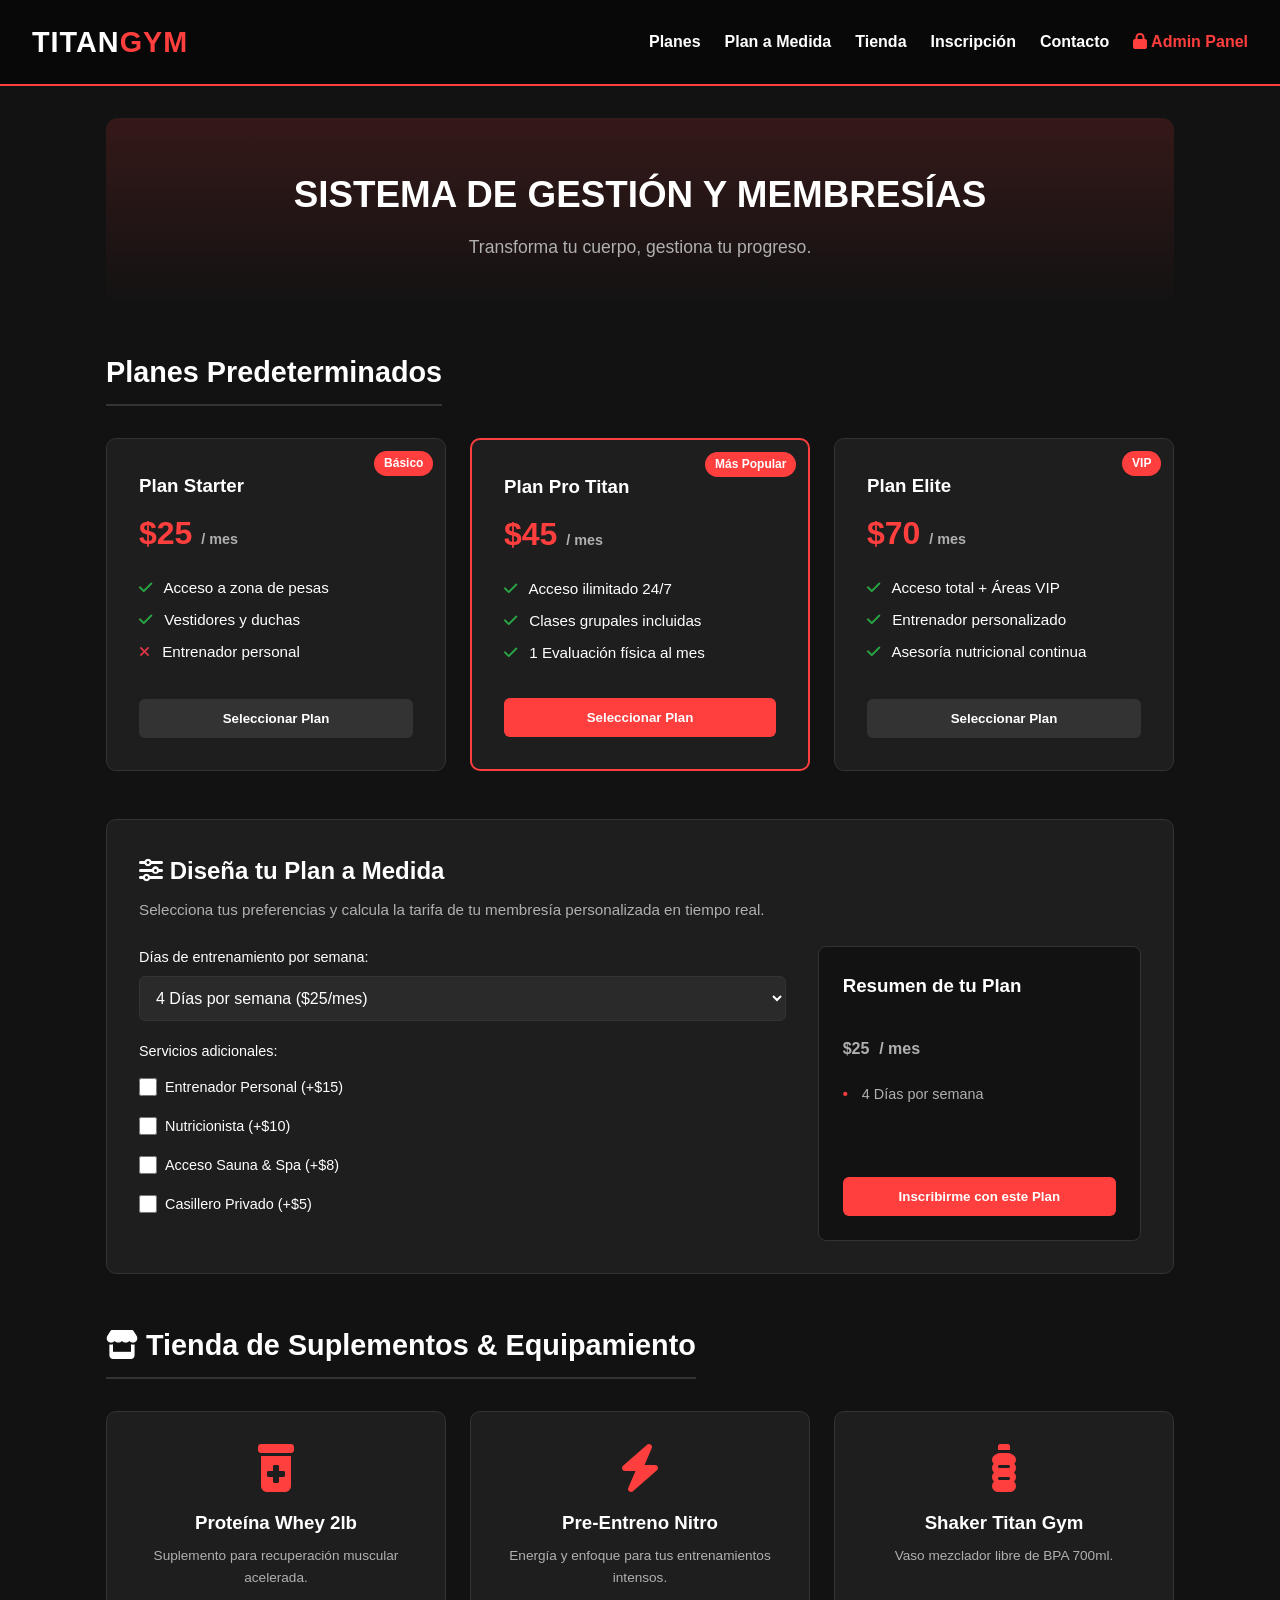
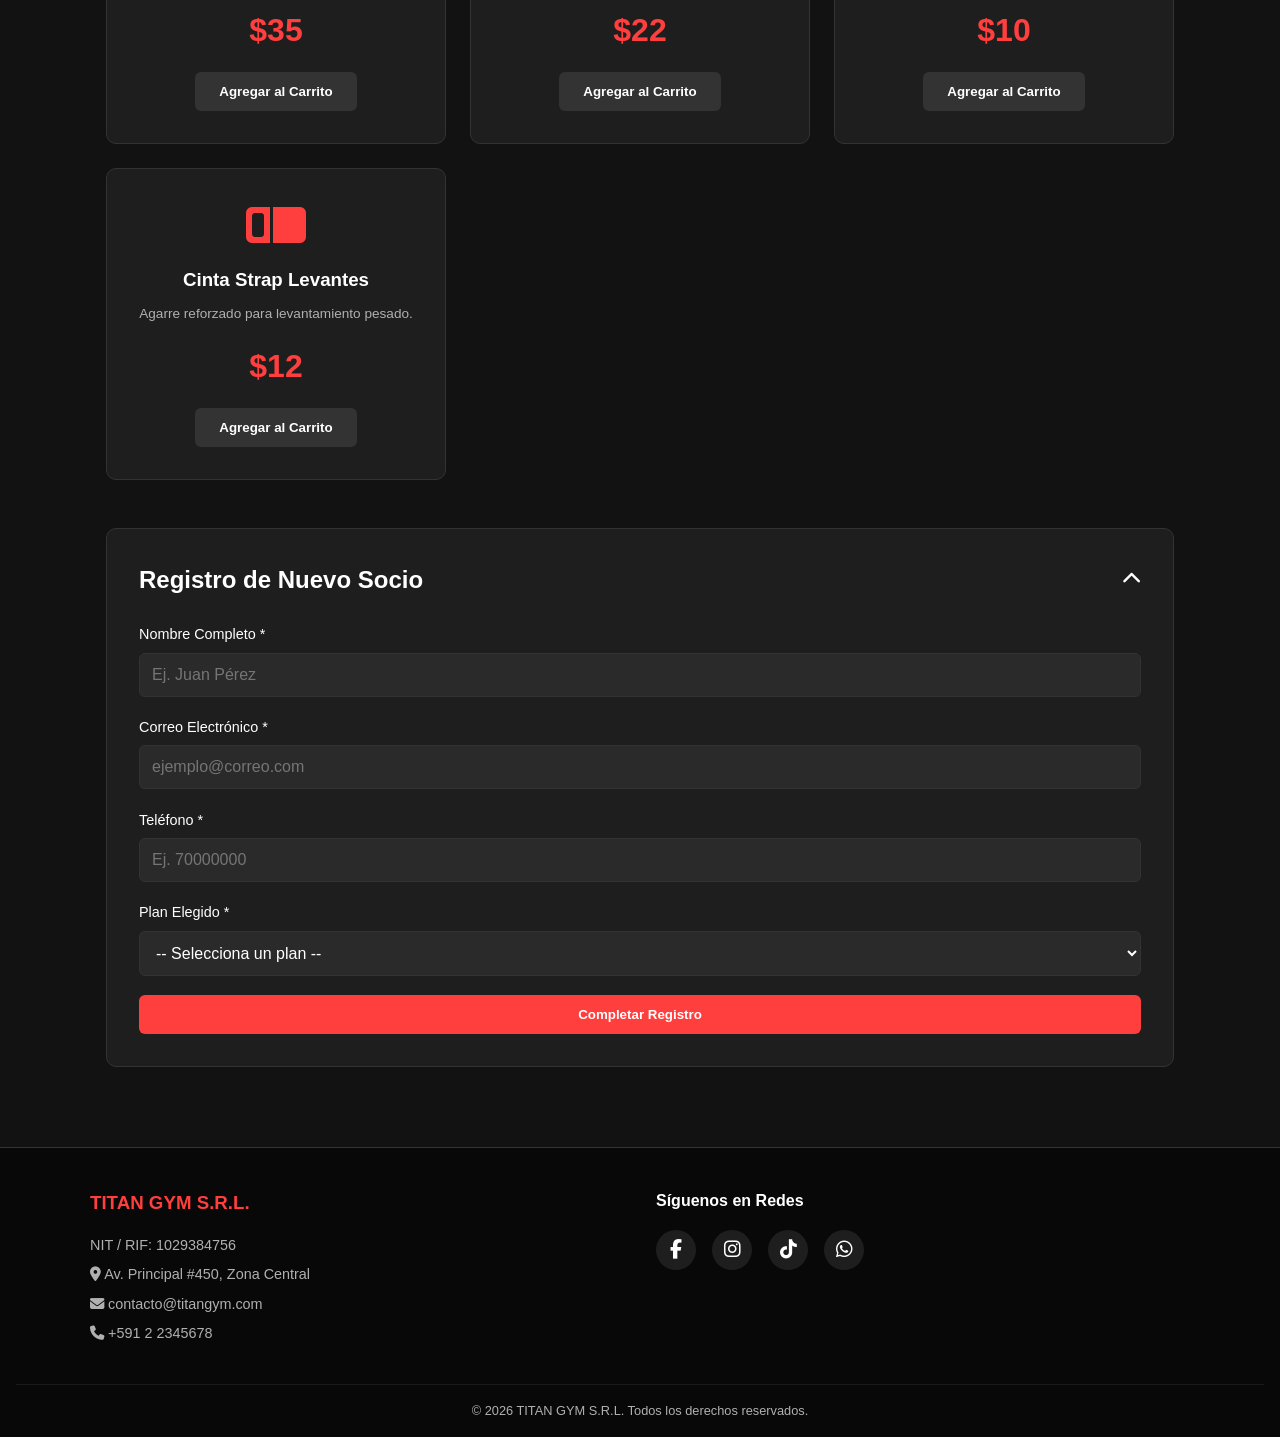
<file: grupal/index.html>
<!DOCTYPE html>
<html lang="es">
<head>
  <meta charset="UTF-8">
  <meta name="viewport" content="width=device-width, initial-scale=1.0">
  <title>TITAN GYM - Sistema de Gestión</title>
  <link rel="stylesheet" href="styles.css">
  <!-- FontAwesome para iconos -->
  <link rel="stylesheet" href="https://cdnjs.cloudflare.com/ajax/libs/font-awesome/6.4.0/css/all.min.css">
</head>
<body>

  <!-- Navegación Minimalista -->
  <header class="navbar">
    <div class="logo">TITAN<span>GYM</span></div>
    <button class="nav-toggle" id="btn-toggle-menu">
      <i class="fa-solid fa-bars"></i>
    </button>
    <nav class="nav-links" id="main-nav">
      <a href="#planes" class="nav-link-view">Planes</a>
      <a href="#armador" class="nav-link-view">Plan a Medida</a>
      <a href="#tienda" class="nav-link-view">Tienda</a>
      <a href="#registro" class="nav-link-view">Inscripción</a>
      <a href="#contacto" class="nav-link-view">Contacto</a>
      <a href="#" id="btn-switch-admin" class="btn-admin-nav"><i class="fa-solid fa-lock"></i> Admin Panel</a>
    </nav>
  </header>

  <main class="container">

    <!-- ================= VISTA PRINCIPAL (USUARIO) ================= -->
    <div id="user-view" class="view-section">
      <!-- Hero / Banner de Bienvenida -->
      <section class="hero">
        <h1>SISTEMA DE GESTIÓN Y MEMBRESÍAS</h1>
        <p>Transforma tu cuerpo, gestiona tu progreso.</p>
      </section>

      <!-- Componente: Tarifas / Cards Responsivas -->
      <section id="planes" class="section">
        <h2 class="section-title">Planes Predeterminados</h2>
        <div class="cards-grid">
          <div class="card">
            <div class="card-badge">Básico</div>
            <h3>Plan Starter</h3>
            <p class="price">$25 <span>/ mes</span></p>
            <ul>
              <li><i class="fa-solid fa-check"></i> Acceso a zona de pesas</li>
              <li><i class="fa-solid fa-check"></i> Vestidores y duchas</li>
              <li><i class="fa-solid fa-xmark"></i> Entrenador personal</li>
            </ul>
            <button class="btn btn-primary select-plan" data-plan="Plan Starter" data-precio="25">Seleccionar Plan</button>
          </div>

          <div class="card featured">
            <div class="card-badge">Más Popular</div>
            <h3>Plan Pro Titan</h3>
            <p class="price">$45 <span>/ mes</span></p>
            <ul>
              <li><i class="fa-solid fa-check"></i> Acceso ilimitado 24/7</li>
              <li><i class="fa-solid fa-check"></i> Clases grupales incluidas</li>
              <li><i class="fa-solid fa-check"></i> 1 Evaluación física al mes</li>
            </ul>
            <button class="btn btn-accent select-plan" data-plan="Plan Pro Titan" data-precio="45">Seleccionar Plan</button>
          </div>

          <div class="card">
            <div class="card-badge">VIP</div>
            <h3>Plan Elite</h3>
            <p class="price">$70 <span>/ mes</span></p>
            <ul>
              <li><i class="fa-solid fa-check"></i> Acceso total + Áreas VIP</li>
              <li><i class="fa-solid fa-check"></i> Entrenador personalizado</li>
              <li><i class="fa-solid fa-check"></i> Asesoría nutricional continua</li>
            </ul>
            <button class="btn btn-primary select-plan" data-plan="Plan Elite" data-precio="70">Seleccionar Plan</button>
          </div>
        </div>
      </section>

      <!-- NUEVO: Armador Dinámico de Plan Personalizado -->
      <section id="armador" class="section card-panel">
        <div class="panel-header">
          <h2><i class="fa-solid fa-sliders"></i> Diseña tu Plan a Medida</h2>
        </div>
        <p class="section-subtitle">Selecciona tus preferencias y calcula la tarifa de tu membresía personalizada en tiempo real.</p>
        
        <div class="custom-plan-builder">
          <div class="builder-options">
            <div class="form-group">
              <label for="custom-dias">Días de entrenamiento por semana:</label>
              <select id="custom-dias">
                <option value="15">2 Días por semana ($15/mes)</option>
                <option value="25" selected>4 Días por semana ($25/mes)</option>
                <option value="35">Pase Libre / Todos los días ($35/mes)</option>
              </select>
            </div>

            <div class="form-group">
              <label>Servicios adicionales:</label>
              <div class="checkbox-group">
                <label class="checkbox-item">
                  <input type="checkbox" class="custom-addon" data-cost="15" value="Entrenador Personal"> Entrenador Personal (+$15)
                </label>
                <label class="checkbox-item">
                  <input type="checkbox" class="custom-addon" data-cost="10" value="Nutricionista"> Nutricionista (+$10)
                </label>
                <label class="checkbox-item">
                  <input type="checkbox" class="custom-addon" data-cost="8" value="Acceso Sauna & Spa"> Acceso Sauna & Spa (+$8)
                </label>
                <label class="checkbox-item">
                  <input type="checkbox" class="custom-addon" data-cost="5" value="Casillero Privado"> Casillero Privado (+$5)
                </label>
              </div>
            </div>
          </div>

          <div class="builder-summary">
            <h3>Resumen de tu Plan</h3>
            <div class="custom-price-display">
              <span id="custom-total">$25</span> <span>/ mes</span>
            </div>
            <ul id="custom-features-list">
              <li>4 Días por semana</li>
            </ul>
            <button class="btn btn-accent btn-full" id="btn-select-custom-plan">Inscribirme con este Plan</button>
          </div>
        </div>
      </section>

      <!-- NUEVO: Tienda de Productos / Suplementos -->
      <section id="tienda" class="section">
        <h2 class="section-title"><i class="fa-solid fa-store"></i> Tienda de Suplementos & Equipamiento</h2>
        <div class="cards-grid">
          <div class="card store-card">
            <i class="fa-solid fa-prescription-bottle-medical product-icon"></i>
            <h3>Proteína Whey 2lb</h3>
            <p class="product-desc">Suplemento para recuperación muscular acelerada.</p>
            <p class="price">$35</p>
            <button class="btn btn-primary add-to-cart" data-name="Proteína Whey 2lb" data-price="35">Agregar al Carrito</button>
          </div>

          <div class="card store-card">
            <i class="fa-solid fa-bolt product-icon"></i>
            <h3>Pre-Entreno Nitro</h3>
            <p class="product-desc">Energía y enfoque para tus entrenamientos intensos.</p>
            <p class="price">$22</p>
            <button class="btn btn-primary add-to-cart" data-name="Pre-Entreno Nitro" data-price="22">Agregar al Carrito</button>
          </div>

          <div class="card store-card">
            <i class="fa-solid fa-bottle-water product-icon"></i>
            <h3>Shaker Titan Gym</h3>
            <p class="product-desc">Vaso mezclador libre de BPA 700ml.</p>
            <p class="price">$10</p>
            <button class="btn btn-primary add-to-cart" data-name="Shaker Titan Gym" data-price="10">Agregar al Carrito</button>
          </div>

          <div class="card store-card">
            <i class="fa-solid fa-mattress-pillow product-icon"></i>
            <h3>Cinta Strap Levantes</h3>
            <p class="product-desc">Agarre reforzado para levantamiento pesado.</p>
            <p class="price">$12</p>
            <button class="btn btn-primary add-to-cart" data-name="Cinta Strap Levantes" data-price="12">Agregar al Carrito</button>
          </div>
        </div>

        <!-- Carrito Flotante / Resumen -->
        <div id="cart-drawer" class="card-panel cart-summary" style="display: none; margin-top: 1.5rem;">
          <h3><i class="fa-solid fa-cart-shopping"></i> Tu Carrito (<span id="cart-count">0</span>)</h3>
          <ul id="cart-items-list"></ul>
          <div class="cart-total-bar">
            <strong>Total a Pagar: $<span id="cart-total-price">0</span></strong>
            <button class="btn btn-accent" id="btn-checkout">Procesar Compra</button>
          </div>
        </div>
      </section>

      <!-- Formulario con Validación e Interactividad jQuery -->
      <section id="registro" class="section card-panel">
        <div class="panel-header">
          <h2>Registro de Nuevo Socio</h2>
          <button class="btn-icon" id="btn-toggle-form" title="Plegar/Desplegar Formulario">
            <i class="fa-solid fa-chevron-up"></i>
          </button>
        </div>

        <!-- Banner de Notificación -->
        <div id="alert-message" class="alert hidden"></div>

        <form id="gym-form" class="form-body" novalidate>
          <div class="form-group">
            <label for="nombre">Nombre Completo *</label>
            <input type="text" id="nombre" name="nombre" placeholder="Ej. Juan Pérez">
            <small class="error-text"></small>
          </div>

          <div class="form-group">
            <label for="email">Correo Electrónico *</label>
            <input type="email" id="email" name="email" placeholder="ejemplo@correo.com">
            <small class="error-text"></small>
          </div>

          <div class="form-group">
            <label for="telefono">Teléfono *</label>
            <input type="tel" id="telefono" name="telefono" placeholder="Ej. 70000000">
            <small class="error-text"></small>
          </div>

          <div class="form-group">
            <label for="plan-seleccionado">Plan Elegido *</label>
            <select id="plan-seleccionado" name="plan">
              <option value="">-- Selecciona un plan --</option>
              <option value="Plan Starter">Plan Starter ($25/mes)</option>
              <option value="Plan Pro Titan">Plan Pro Titan ($45/mes)</option>
              <option value="Plan Elite">Plan Elite ($70/mes)</option>
              <!-- Las opciones personalizadas se agregarán dinámicamente aquí -->
            </select>
            <small class="error-text"></small>
          </div>

          <button type="submit" class="btn btn-accent btn-full">Completar Registro</button>
        </form>
      </section>
    </div>

    <!-- ================= VISTA DE ADMINISTRADOR ================= -->
    <div id="admin-view" class="view-section" style="display: none;">
      <div class="admin-top-bar">
        <h2><i class="fa-solid fa-gauge-high"></i> Panel de Control - Administrador</h2>
        <button class="btn btn-primary" id="btn-back-user"><i class="fa-solid fa-arrow-left"></i> Volver al Sitio</button>
      </div>

      <!-- Tarjetas de Estadísticas Rápidas -->
      <div class="admin-stats-grid">
        <div class="stat-card">
          <i class="fa-solid fa-users"></i>
          <div>
            <h4 id="stat-total-socios">0</h4>
            <p>Socios Registrados</p>
          </div>
        </div>
        <div class="stat-card">
          <i class="fa-solid fa-dollar-sign"></i>
          <div>
            <h4 id="stat-ingresos">$0</h4>
            <p>Ingresos Mensuales Estimados</p>
          </div>
        </div>
        <div class="stat-card">
          <i class="fa-solid fa-bag-shopping"></i>
          <div>
            <h4 id="stat-ventas-tienda">$0</h4>
            <p>Ventas de Tienda</p>
          </div>
        </div>
      </div>

      <!-- Tabla de Gestión de Socios -->
      <section class="section card-panel">
        <div class="panel-header">
          <h3><i class="fa-solid fa-list-check"></i> Listado de Socios Registrados</h3>
          <div class="admin-actions">
            <input type="text" id="search-socio" placeholder="Buscar socio..." class="admin-search">
          </div>
        </div>

        <div class="table-responsive">
          <table class="admin-table">
            <thead>
              <tr>
                <th>ID</th>
                <th>Nombre</th>
                <th>Correo</th>
                <th>Teléfono</th>
                <th>Plan / Detalle</th>
                <th>Acciones</th>
              </tr>
            </thead>
            <tbody id="socios-table-body">
              <tr class="empty-row">
                <td colspan="6" style="text-align: center; color: var(--text-secondary);">No hay socios registrados todavía. Completa el formulario de inscripción.</td>
              </tr>
            </tbody>
          </table>
        </div>
      </section>

      <!-- Tabla de Historial de Ventas de Tienda -->
      <section class="section card-panel">
        <div class="panel-header">
          <h3><i class="fa-solid fa-receipt"></i> Historial de Ventas de Productos</h3>
        </div>
        <div class="table-responsive">
          <table class="admin-table">
            <thead>
              <tr>
                <th>ID Venta</th>
                <th>Productos</th>
                <th>Total ($)</th>
                <th>Fecha / Hora</th>
              </tr>
            </thead>
            <tbody id="ventas-table-body">
              <tr>
                <td colspan="4" style="text-align: center; color: var(--text-secondary);">No hay ventas registradas en la tienda.</td>
              </tr>
            </tbody>
          </table>
        </div>
      </section>
    </div>

  </main>

  <!-- Footer con Redes Sociales con Enlaces Reales (target="_blank") y Datos Formales -->
  <footer id="contacto" class="footer">
    <div class="footer-container">
      <div class="footer-info">
        <h3>TITAN GYM S.R.L.</h3>
        <p>NIT / RIF: 1029384756</p>
        <p><i class="fa-solid fa-location-dot"></i> Av. Principal #450, Zona Central</p>
        <p><i class="fa-solid fa-envelope"></i> contacto@titangym.com</p>
        <p><i class="fa-solid fa-phone"></i> +591 2 2345678</p>
      </div>

      <div class="footer-social">
        <h4>Síguenos en Redes</h4>
        <div class="social-links">
          <a href="https://facebook.com" target="_blank" rel="noopener noreferrer" class="social-icon" data-name="Facebook"><i class="fa-brands fa-facebook-f"></i></a>
          <a href="https://instagram.com" target="_blank" rel="noopener noreferrer" class="social-icon" data-name="Instagram"><i class="fa-brands fa-instagram"></i></a>
          <a href="https://tiktok.com" target="_blank" rel="noopener noreferrer" class="social-icon" data-name="TikTok"><i class="fa-brands fa-tiktok"></i></a>
          <a href="https://wa.me/59170000000" target="_blank" rel="noopener noreferrer" class="social-icon" data-name="WhatsApp"><i class="fa-brands fa-whatsapp"></i></a>
        </div>
        <p id="social-feedback" class="social-feedback"></p>
      </div>
    </div>
    <div class="footer-bottom">
      <p>&copy; 2026 TITAN GYM S.R.L. Todos los derechos reservados.</p>
    </div>
  </footer>

  <!-- Carga de jQuery mediante CDN -->
  <script src="https://code.jquery.com/jquery-3.7.1.min.js"></script>
  <script src="script.js"></script>
</body>
</html>
</file>
<file: grupal/styles.css>
/* Variables Globales */
:root {
  --bg-dark: #121212;
  --bg-card: #1e1e1e;
  --bg-input: #2a2a2a;
  --accent-color: #ff3e3e;
  --accent-hover: #e03232;
  --text-primary: #ffffff;
  --text-secondary: #b0b0b0;
  --border-color: #333333;
  --success-color: #28a745;
  --error-color: #dc3545;
}

* {
  box-sizing: border-box;
  margin: 0;
  padding: 0;
}

body {
  font-family: 'Segoe UI', Tahoma, Geneva, Verdana, sans-serif;
  background-color: var(--bg-dark);
  color: var(--text-primary);
  line-height: 1.6;
}

/* Navbar */
.navbar {
  display: flex;
  justify-content: space-between;
  align-items: center;
  padding: 1.2rem 2rem;
  background-color: #080808;
  border-bottom: 2px solid var(--accent-color);
  position: sticky;
  top: 0;
  z-index: 100;
}

.logo {
  font-size: 1.8rem;
  font-weight: 800;
  letter-spacing: 1px;
}

.logo span {
  color: var(--accent-color);
}

.nav-links {
  display: flex;
  gap: 1.5rem;
}

.nav-links a {
  color: var(--text-primary);
  text-decoration: none;
  font-weight: 600;
  transition: color 0.3s;
}

.nav-links a:hover {
  color: var(--accent-color);
}

.nav-toggle {
  display: none;
  background: none;
  border: none;
  color: var(--text-primary);
  font-size: 1.5rem;
  cursor: pointer;
}

/* Container General */
.container {
  max-width: 1100px;
  margin: 0 auto;
  padding: 2rem 1rem;
}

/* Hero Section */
.hero {
  text-align: center;
  padding: 3rem 1rem;
  background: linear-gradient(180deg, rgba(255,62,62,0.15) 0%, rgba(18,18,18,1) 100%);
  border-radius: 12px;
  margin-bottom: 2.5rem;
}

.hero h1 {
  font-size: 2.3rem;
  margin-bottom: 0.5rem;
}

.hero p {
  color: var(--text-secondary);
  font-size: 1.1rem;
}

/* Sección Planes & Cards Responsivas */
.section {
  margin-bottom: 3rem;
}

.section-title {
  text-align: center;
  margin-bottom: 2rem;
  font-size: 1.8rem;
  border-bottom: 2px solid var(--border-color);
  display: inline-block;
  padding-bottom: 0.5rem;
}

.cards-grid {
  display: grid;
  grid-template-columns: repeat(auto-fit, minmax(280px, 1fr));
  gap: 1.5rem;
}

.card {
  background-color: var(--bg-card);
  border-radius: 10px;
  padding: 2rem;
  border: 1px solid var(--border-color);
  display: flex;
  flex-direction: column;
  position: relative;
  transition: transform 0.3s, box-shadow 0.3s;
}

.card:hover {
  transform: translateY(-5px);
  box-shadow: 0 8px 20px rgba(255, 62, 62, 0.2);
}

.card.featured {
  border: 2px solid var(--accent-color);
}

.card-badge {
  position: absolute;
  top: 12px;
  right: 12px;
  background-color: var(--accent-color);
  font-size: 0.75rem;
  padding: 0.2rem 0.6rem;
  border-radius: 20px;
  font-weight: bold;
}

.card h3 {
  margin-bottom: 0.5rem;
}

.price {
  font-size: 2rem;
  font-weight: bold;
  color: var(--accent-color);
  margin-bottom: 1rem;
}

.price span {
  font-size: 0.9rem;
  color: var(--text-secondary);
}

.card ul {
  list-style: none;
  margin-bottom: 1.5rem;
  flex-grow: 1;
}

.card ul li {
  margin-bottom: 0.5rem;
  font-size: 0.95rem;
}

.card ul li i.fa-check {
  color: var(--success-color);
  margin-right: 8px;
}

.card ul li i.fa-xmark {
  color: var(--error-color);
  margin-right: 8px;
}

/* Botones */
.btn {
  padding: 0.75rem 1.5rem;
  border: none;
  border-radius: 6px;
  cursor: pointer;
  font-weight: 600;
  transition: background-color 0.3s;
}

.btn-primary {
  background-color: #333;
  color: var(--text-primary);
}

.btn-primary:hover {
  background-color: #444;
}

.btn-accent {
  background-color: var(--accent-color);
  color: var(--text-primary);
}

.btn-accent:hover {
  background-color: var(--accent-hover);
}

.btn-full {
  width: 100%;
}

/* Panel Formulario */
.card-panel {
  background-color: var(--bg-card);
  border-radius: 10px;
  padding: 2rem;
  border: 1px solid var(--border-color);
}

.panel-header {
  display: flex;
  justify-content: space-between;
  align-items: center;
  margin-bottom: 1.5rem;
}

.btn-icon {
  background: none;
  border: none;
  color: var(--text-primary);
  font-size: 1.2rem;
  cursor: pointer;
}

.form-group {
  margin-bottom: 1.2rem;
  display: flex;
  flex-direction: column;
}

.form-group label {
  margin-bottom: 0.4rem;
  font-size: 0.9rem;
}

.form-group input,
.form-group select {
  padding: 0.75rem;
  background-color: var(--bg-input);
  border: 1px solid var(--border-color);
  border-radius: 6px;
  color: var(--text-primary);
  font-size: 1rem;
  outline: none;
  transition: border-color 0.3s;
}

.form-group input:focus,
.form-group select:focus {
  border-color: var(--accent-color);
}

.form-group.valid input,
.form-group.valid select {
  border-color: var(--success-color);
}

.form-group.invalid input,
.form-group.invalid select {
  border-color: var(--error-color);
}

.error-text {
  color: var(--error-color);
  font-size: 0.8rem;
  margin-top: 0.3rem;
  display: none;
}

/* Alertas de Notificación */
.alert {
  padding: 1rem;
  border-radius: 6px;
  margin-bottom: 1rem;
  display: none;
}

.alert-success {
  background-color: rgba(40, 167, 69, 0.2);
  border: 1px solid var(--success-color);
  color: #5cdb95;
}

.alert-danger {
  background-color: rgba(220, 53, 69, 0.2);
  border: 1px solid var(--error-color);
  color: #ff7b7b;
}

/* Footer */
.footer {
  background-color: #080808;
  border-top: 1px solid var(--border-color);
  padding: 2.5rem 1rem 1rem 1rem;
}

.footer-container {
  max-width: 1100px;
  margin: 0 auto;
  display: grid;
  grid-template-columns: repeat(auto-fit, minmax(250px, 1fr));
  gap: 2rem;
}

.footer-info h3 {
  margin-bottom: 1rem;
  color: var(--accent-color);
}

.footer-info p {
  color: var(--text-secondary);
  font-size: 0.9rem;
  margin-bottom: 0.4rem;
}

.footer-social h4 {
  margin-bottom: 1rem;
}

.social-links {
  display: flex;
  gap: 1rem;
}

.social-icon {
  width: 40px;
  height: 40px;
  border-radius: 50%;
  background-color: var(--bg-card);
  color: var(--text-primary);
  display: flex;
  align-items: center;
  justify-content: center;
  text-decoration: none;
  font-size: 1.2rem;
  transition: background-color 0.3s, transform 0.3s;
}

.social-icon:hover {
  background-color: var(--accent-color);
  transform: scale(1.1);
}

.social-feedback {
  margin-top: 0.8rem;
  font-size: 0.85rem;
  color: var(--accent-color);
  min-height: 1.2em;
}

.footer-bottom {
  text-align: center;
  margin-top: 2rem;
  padding-top: 1rem;
  border-top: 1px solid #1a1a1a;
  color: var(--text-secondary);
  font-size: 0.8rem;
}

/* Adaptación Responsiva */
@media (max-width: 768px) {
  .nav-toggle {
    display: block;
  }

  .nav-links {
    display: none;
    flex-direction: column;
    position: absolute;
    top: 100%;
    left: 0;
    width: 100%;
    background-color: #080808;
    padding: 1rem 2rem;
    border-bottom: 1px solid var(--border-color);
  }
}

/* Botón de navegación admin */
.btn-admin-nav {
  color: var(--accent-color) !important;
  font-weight: bold !important;
}

/* Vista Administrador */
.admin-top-bar {
  display: flex;
  justify-content: space-between;
  align-items: center;
  margin-bottom: 2rem;
  flex-wrap: wrap;
  gap: 1rem;
}

.admin-stats-grid {
  display: grid;
  grid-template-columns: repeat(auto-fit, minmax(220px, 1fr));
  gap: 1.5rem;
  margin-bottom: 2rem;
}

.stat-card {
  background-color: var(--bg-card);
  border: 1px solid var(--border-color);
  border-radius: 10px;
  padding: 1.5rem;
  display: flex;
  align-items: center;
  gap: 1.2rem;
}

.stat-card i {
  font-size: 2.2rem;
  color: var(--accent-color);
  background-color: rgba(255, 62, 62, 0.1);
  padding: 15px;
  border-radius: 8px;
}

.stat-card h4 {
  font-size: 1.5rem;
  margin-bottom: 0.2rem;
}

.stat-card p {
  color: var(--text-secondary);
  font-size: 0.85rem;
}

.admin-search {
  padding: 0.5rem 1rem;
  background-color: var(--bg-input);
  border: 1px solid var(--border-color);
  border-radius: 6px;
  color: var(--text-primary);
  outline: none;
  font-size: 0.9rem;
}

.admin-search:focus {
  border-color: var(--accent-color);
}

/* Tabla de Administrador */
.table-responsive {
  width: 100%;
  overflow-x: auto;
}

.admin-table {
  width: 100%;
  border-collapse: collapse;
  text-align: left;
  font-size: 0.95rem;
}

.admin-table th,
.admin-table td {
  padding: 1rem;
  border-bottom: 1px solid var(--border-color);
}

.admin-table th {
  background-color: rgba(255, 255, 255, 0.02);
  color: var(--text-secondary);
  font-weight: 600;
}

.admin-table tr:hover {
  background-color: rgba(255, 255, 255, 0.01);
}

.btn-delete {
  background: none;
  border: none;
  color: var(--error-color);
  cursor: pointer;
  font-size: 1.1rem;
  transition: transform 0.2s;
}

.btn-delete:hover {
  transform: scale(1.2);
}

/* Subtítulo de Sección */
.section-subtitle {
  color: var(--text-secondary);
  font-size: 0.95rem;
  margin-top: -1rem;
  margin-bottom: 1.5rem;
}

/* Custom Plan Builder */
.custom-plan-builder {
  display: grid;
  grid-template-columns: 2fr 1fr;
  gap: 2rem;
}

@media (max-width: 768px) {
  .custom-plan-builder {
    grid-template-columns: 1fr;
  }
}

.checkbox-group {
  display: flex;
  flex-direction: column;
  gap: 0.6rem;
  margin-top: 0.4rem;
}

.checkbox-item {
  display: flex;
  align-items: center;
  gap: 0.5rem;
  cursor: pointer;
  font-size: 0.95rem;
}

.checkbox-item input[type="checkbox"] {
  accent-color: var(--accent-color);
  width: 18px;
  height: 18px;
}

.builder-summary {
  background-color: var(--bg-dark);
  border: 1px solid var(--border-color);
  border-radius: 8px;
  padding: 1.5rem;
  display: flex;
  flex-direction: column;
}

.custom-price-display {
  font-size: 2.2rem;
  font-weight: bold;
  color: var(--accent-color);
  margin: 0.8rem 0;
}

.custom-price-display span {
  font-size: 1rem;
  color: var(--text-secondary);
}

.builder-summary ul {
  list-style: none;
  margin-bottom: 1.5rem;
  flex-grow: 1;
}

.builder-summary ul li {
  font-size: 0.9rem;
  color: var(--text-secondary);
  margin-bottom: 0.4rem;
  padding-left: 1.2rem;
  position: relative;
}

.builder-summary ul li::before {
  content: "•";
  color: var(--accent-color);
  position: absolute;
  left: 0;
  font-weight: bold;
}

/* Tienda de Productos */
.store-card {
  text-align: center;
  align-items: center;
}

.product-icon {
  font-size: 3rem;
  color: var(--accent-color);
  margin-bottom: 1rem;
}

.product-desc {
  font-size: 0.85rem;
  color: var(--text-secondary);
  margin-bottom: 1rem;
  flex-grow: 1;
}

/* Carrito de Compras */
.cart-summary ul {
  list-style: none;
  margin: 1rem 0;
}

.cart-item {
  display: flex;
  justify-content: space-between;
  padding: 0.5rem 0;
  border-bottom: 1px solid var(--border-color);
}

.cart-total-bar {
  display: flex;
  justify-content: space-between;
  align-items: center;
  margin-top: 1rem;
  padding-top: 1rem;
  border-top: 2px solid var(--border-color);
}
</file>
